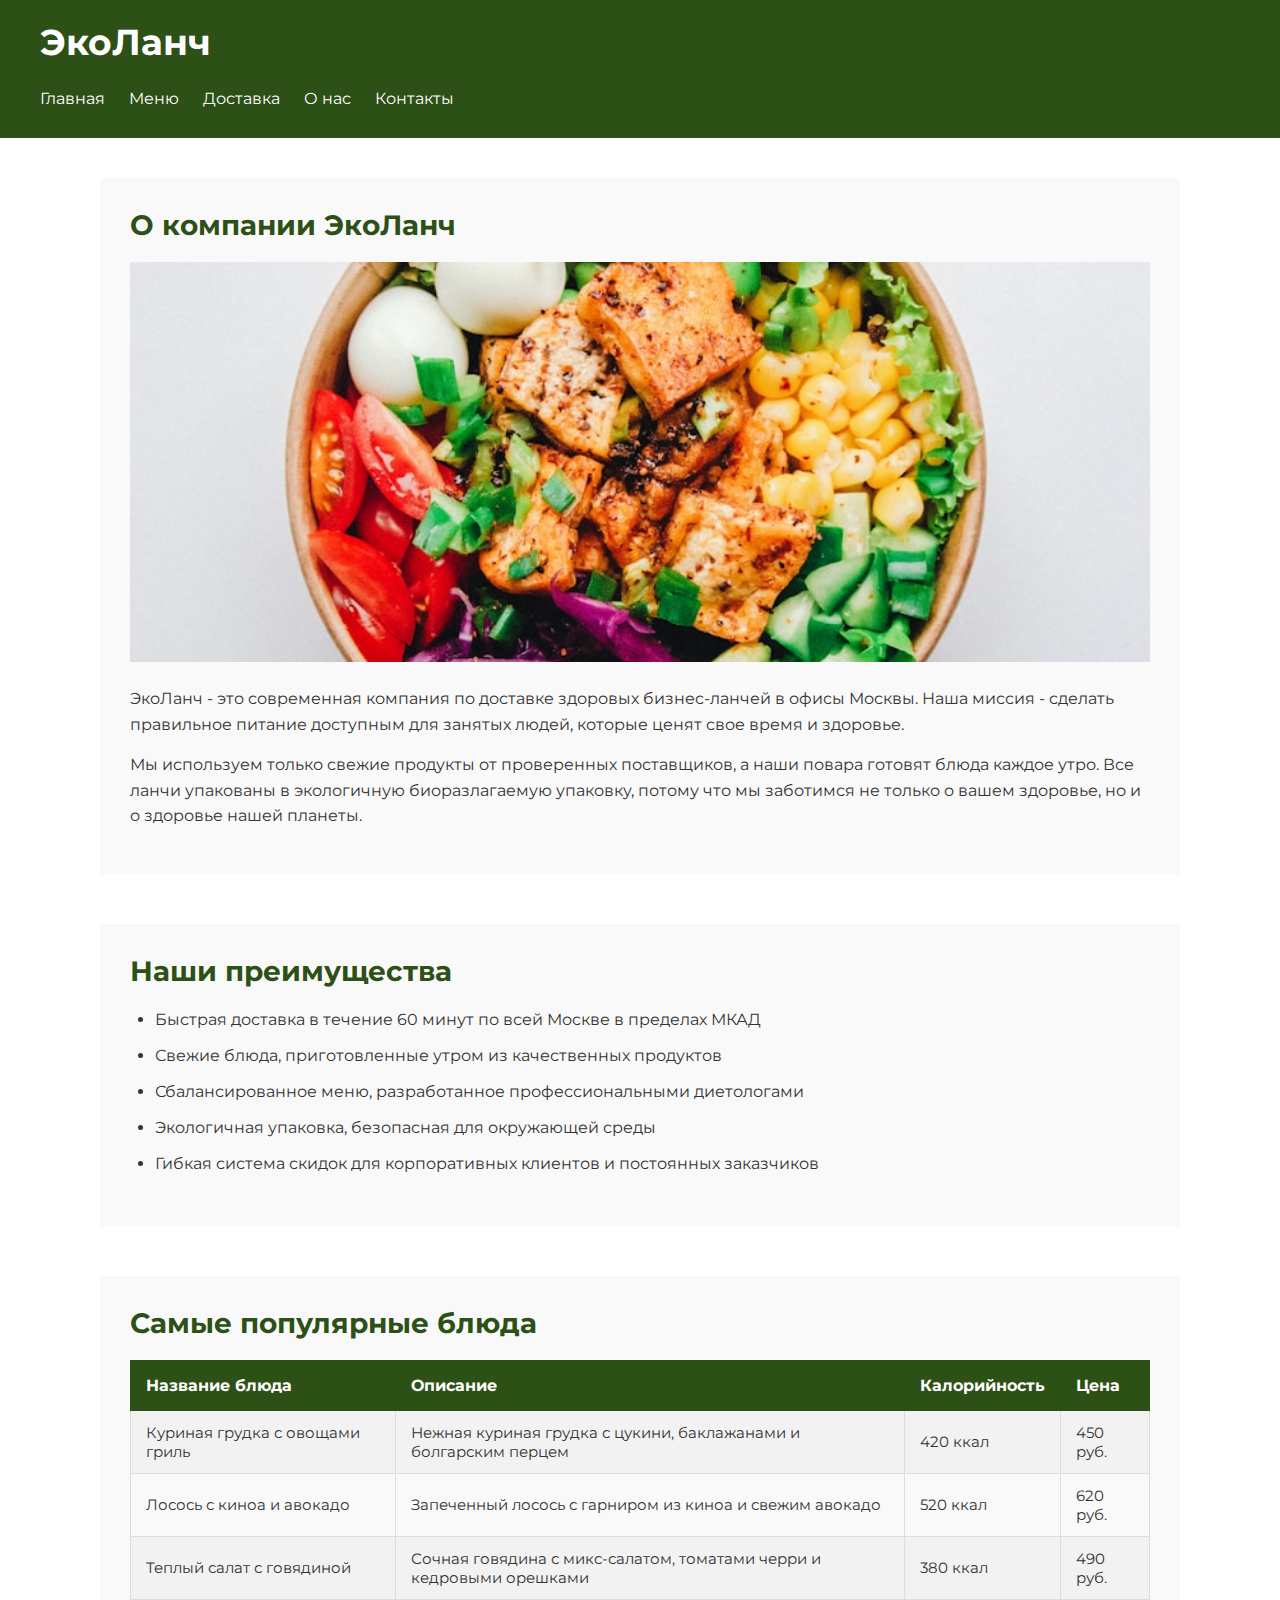
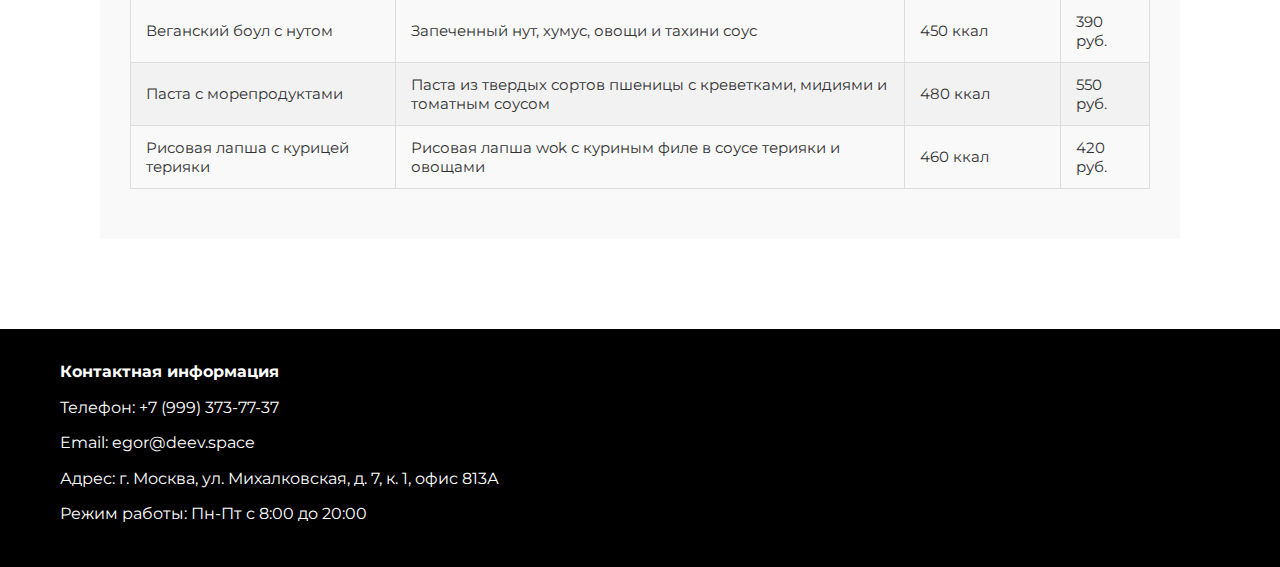
<file: labs/lab-01/index.html>
<!DOCTYPE html>
<html lang="ru">
<head>
    <meta charset="UTF-8">
    <meta name="viewport" content="width=device-width, initial-scale=1.0">
    <link rel="icon" href="https://deev.space/media/favicon.ico" type="image/x-icon">
    <title>ЭкоЛанч - Доставка здоровых бизнес-ланчей в Москве</title>
    <link rel="preconnect" href="https://fonts.googleapis.com">
    <link rel="preconnect" href="https://fonts.gstatic.com" crossorigin>
    <link href="https://fonts.googleapis.com/css2?family=Montserrat:wght@400;600;700&display=swap" rel="stylesheet">
    <link rel="stylesheet" href="styles.css">
</head>
<body>
    <header>
        <h1>ЭкоЛанч</h1>
        <nav>
            <a href="index.html">Главная</a>
            <a href="menu.html">Меню</a>
            <a href="delivery.html">Доставка</a>
            <a href="about.html">О нас</a>
            <a href="#contacts">Контакты</a>
        </nav>
    </header>

    <main>
        <section class="about-company">
            <h2>О компании ЭкоЛанч</h2>
            <img src="main.jpg" alt="Здоровая еда в контейнерах">
            <p>ЭкоЛанч - это современная компания по доставке здоровых бизнес-ланчей в офисы Москвы. Наша миссия - сделать правильное питание доступным для занятых людей, которые ценят свое время и здоровье.</p>
            <p>Мы используем только свежие продукты от проверенных поставщиков, а наши повара готовят блюда каждое утро. Все ланчи упакованы в экологичную биоразлагаемую упаковку, потому что мы заботимся не только о вашем здоровье, но и о здоровье нашей планеты.</p>
        </section>

        <section class="advantages">
            <h2>Наши преимущества</h2>
            <ul>
                <li>Быстрая доставка в течение 60 минут по всей Москве в пределах МКАД</li>
                <li>Свежие блюда, приготовленные утром из качественных продуктов</li>
                <li>Сбалансированное меню, разработанное профессиональными диетологами</li>
                <li>Экологичная упаковка, безопасная для окружающей среды</li>
                <li>Гибкая система скидок для корпоративных клиентов и постоянных заказчиков</li>
            </ul>
        </section>

        <section class="popular-dishes">
            <h2>Самые популярные блюда</h2>
            <table>
                <tr>
                    <th>Название блюда</th>
                    <th>Описание</th>
                    <th>Калорийность</th>
                    <th>Цена</th>
                </tr>
                <tr>
                    <td>Куриная грудка с овощами гриль</td>
                    <td>Нежная куриная грудка с цукини, баклажанами и болгарским перцем</td>
                    <td>420 ккал</td>
                    <td>450 руб.</td>
                </tr>
                <tr>
                    <td>Лосось с киноа и авокадо</td>
                    <td>Запеченный лосось с гарниром из киноа и свежим авокадо</td>
                    <td>520 ккал</td>
                    <td>620 руб.</td>
                </tr>
                <tr>
                    <td>Теплый салат с говядиной</td>
                    <td>Сочная говядина с микс-салатом, томатами черри и кедровыми орешками</td>
                    <td>380 ккал</td>
                    <td>490 руб.</td>
                </tr>
                <tr>
                    <td>Веганский боул с нутом</td>
                    <td>Запеченный нут, хумус, овощи и тахини соус</td>
                    <td>450 ккал</td>
                    <td>390 руб.</td>
                </tr>
                <tr>
                    <td>Паста с морепродуктами</td>
                    <td>Паста из твердых сортов пшеницы с креветками, мидиями и томатным соусом</td>
                    <td>480 ккал</td>
                    <td>550 руб.</td>
                </tr>
                <tr>
                    <td>Рисовая лапша с курицей терияки</td>
                    <td>Рисовая лапша wok с куриным филе в соусе терияки и овощами</td>
                    <td>460 ккал</td>
                    <td>420 руб.</td>
                </tr>
            </table>
        </section>
    </main>

    <footer id="contacts">
        <p><b>Контактная информация</b></p>
        <p>Телефон: <a href="tel:+79993737737">+7 (999) 373-77-37</a></p>
        <p>Email: <a href="mailto:egor@deev.space">egor@deev.space</a></p>
        <p>Адрес: г. Москва, ул. Михалковская, д. 7, к. 1, офис 813А</p>
        <p>Режим работы: Пн-Пт с 8:00 до 20:00</p>
    </footer>
</body>
</html>
</file>
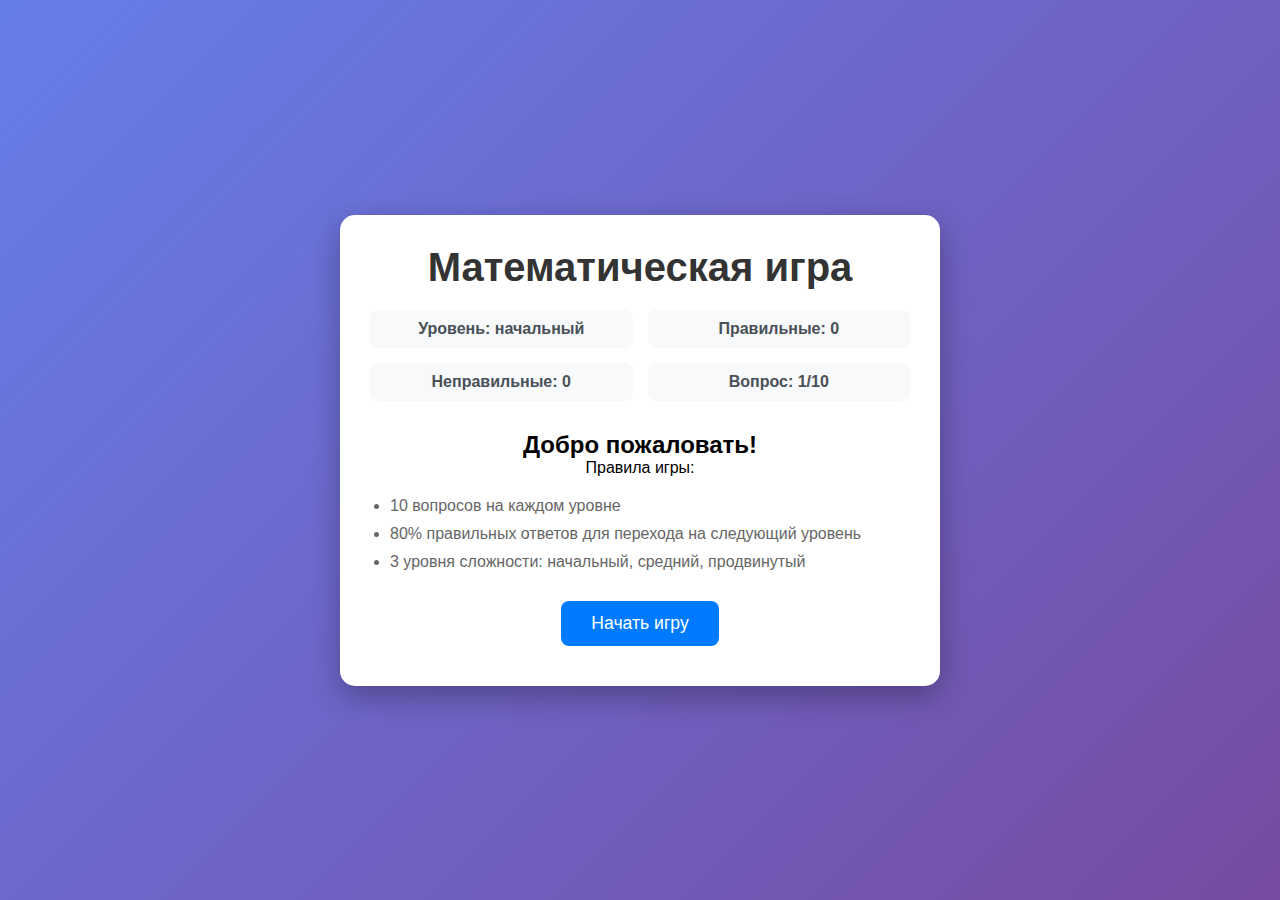
<file: labs/algo/mathgame/index.html>
<!DOCTYPE html>
<html lang="ru">
  <head>
    <meta charset="UTF-8" />
    <meta name="viewport" content="width=device-width, initial-scale=1.0" />
    <title>Математическая игра</title>
    <link rel="stylesheet" href="style.css" />
  </head>
  <body>
    <div class="container">
      <div class="game-header">
        <h1>Математическая игра</h1>
        <div class="stats">
          <div class="stat">Уровень: <span id="level">начальный</span></div>
          <div class="stat">Правильные: <span id="correct">0</span></div>
          <div class="stat">Неправильные: <span id="incorrect">0</span></div>
          <div class="stat">Вопрос: <span id="question-number">1</span>/10</div>
        </div>
      </div>

      <div class="game-content">
        <div id="start-screen" class="screen active">
          <h2>Добро пожаловать!</h2>
          <p>Правила игры:</p>
          <ul>
            <li>10 вопросов на каждом уровне</li>
            <li>80% правильных ответов для перехода на следующий уровень</li>
            <li>3 уровня сложности: начальный, средний, продвинутый</li>
          </ul>
          <button id="start-btn" class="btn">Начать игру</button>
        </div>

        <div id="game-screen" class="screen">
          <div class="question" id="question"></div>
          <div class="answers" id="answers"></div>
          <div class="feedback" id="feedback"></div>
        </div>

        <div id="result-screen" class="screen">
          <h2 id="result-title"></h2>
          <p id="result-message"></p>
          <div class="result-buttons">
            <button id="restart-btn" class="btn">Начать заново</button>
            <button id="exit-btn" class="btn btn-secondary">Выйти</button>
          </div>
        </div>
      </div>
    </div>
    <script src="script.js"></script>
  </body>
</html>
</file>
<file: labs/lab-01/styles.css>
* {
    box-sizing: border-box;
}

body {
    margin: 0;
    padding: 0;
    font-family: 'Montserrat', sans-serif;
}

header {
    background-color: #2d5016;
    color: white;
    padding: 20px 40px;
    margin: 0;
}

h1 {
    margin: 0 0 15px 0;
    font-size: 36px;
    color: white;
}

nav {
    margin: 0;
    padding: 10px 0;
}

nav a {
    text-decoration: none;
    color: white;
    font-family: 'Montserrat', sans-serif;
    font-size: 16px;
    margin: 0 20px 0 0;
}

nav a:hover {
    color: #a8d08d;
}

main {
    margin: 0 auto;
    padding: 40px 60px;
    max-width: 1200px;
}

section {
    margin: 0 0 50px 0;
    padding: 30px;
    background-color: #f9f9f9;
}

h2 {
    font-size: 28px;
    color: #2d5016;
    margin: 0 0 20px 0;
}

p {
    font-family: 'Montserrat', sans-serif;
    font-size: 16px;
    color: #333;
    line-height: 1.6;
    margin: 0 0 15px 0;
}

img {
    width: 100%;
    height: 400px;
    object-fit: cover;
    margin: 0 0 20px 0;
}

ul {
    margin: 20px 0;
    padding: 0 0 0 25px;
}

ul li {
    font-family: 'Montserrat', sans-serif;
    font-size: 16px;
    color: #333;
    margin: 0 0 12px 0;
    line-height: 1.5;
}

table {
    width: 100%;
    border-collapse: collapse;
    margin: 20px 0;
}

table th {
    background-color: #2d5016;
    color: white;
    padding: 15px;
    text-align: left;
    border: 1px solid #2d5016;
    font-size: 16px;
}

table td {
    padding: 12px 15px;
    border: 1px solid #ddd;
    text-align: left;
    font-size: 15px;
    color: #333;
}

table tr:nth-child(even) {
    background-color: #f2f2f2;
}

footer {
    background-color: black;
    color: white;
    padding: 30px 60px;
    margin: 0;
}

footer p {
    color: white;
    margin: 0 0 10px 0;
}

footer a {
    text-decoration: none;
    color: white;
    font-family: 'Montserrat', sans-serif;
    font-size: 16px;
}

footer a:hover {
    color: #a8d08d;
}
</file>
<file: labs/algo/mathgame/style.css>
* {
  margin: 0;
  padding: 0;
  box-sizing: border-box;
}

body {
  font-family: "Arial", sans-serif;
  background: linear-gradient(135deg, #667eea 0%, #764ba2 100%);
  min-height: 100vh;
  display: flex;
  justify-content: center;
  align-items: center;
}

.container {
  background: white;
  border-radius: 15px;
  box-shadow: 0 10px 30px rgba(0, 0, 0, 0.3);
  padding: 30px;
  max-width: 600px;
  width: 90%;
}

.game-header {
  text-align: center;
  margin-bottom: 30px;
}

.game-header h1 {
  color: #333;
  margin-bottom: 20px;
  font-size: 2.5em;
}

.stats {
  display: grid;
  grid-template-columns: repeat(2, 1fr);
  gap: 15px;
  margin-top: 20px;
}

.stat {
  background: #f8f9fa;
  padding: 10px;
  border-radius: 8px;
  font-weight: bold;
  color: #495057;
}

.screen {
  display: none;
  text-align: center;
}

.screen.active {
  display: block;
}

.question {
  font-size: 2em;
  margin-bottom: 30px;
  color: #333;
  font-weight: bold;
}

.answers {
  display: grid;
  grid-template-columns: repeat(2, 1fr);
  gap: 15px;
  margin-bottom: 20px;
}

.answer-btn {
  padding: 15px;
  font-size: 1.2em;
  border: none;
  border-radius: 8px;
  background: #007bff;
  color: white;
  cursor: pointer;
  transition: all 0.3s ease;
}

.answer-btn:hover {
  background: #0056b3;
  transform: translateY(-2px);
}

.answer-btn.correct {
  background: #28a745;
}

.answer-btn.incorrect {
  background: #dc3545;
}

.feedback {
  font-size: 1.2em;
  font-weight: bold;
  margin-top: 20px;
  min-height: 30px;
}

.feedback.correct {
  color: #28a745;
}

.feedback.incorrect {
  color: #dc3545;
}

.btn {
  padding: 12px 30px;
  font-size: 1.1em;
  border: none;
  border-radius: 8px;
  background: #007bff;
  color: white;
  cursor: pointer;
  transition: all 0.3s ease;
  margin: 10px;
}

.btn:hover {
  background: #0056b3;
  transform: translateY(-2px);
}

.btn-secondary {
  background: #6c757d;
}

.btn-secondary:hover {
  background: #545b62;
}

#start-screen ul {
  text-align: left;
  margin: 20px 0;
  padding-left: 20px;
}

#start-screen li {
  margin: 10px 0;
  color: #666;
}

.result-buttons {
  margin-top: 30px;
}

#result-title {
  color: #333;
  margin-bottom: 20px;
  font-size: 2em;
}

#result-message {
  font-size: 1.2em;
  color: #666;
  line-height: 1.6;
}

@media (max-width: 480px) {
  .container {
    padding: 20px;
    margin: 10px;
  }

  .answers {
    grid-template-columns: 1fr;
  }

  .stats {
    grid-template-columns: 1fr;
  }

  .question {
    font-size: 1.5em;
  }
}
</file>
